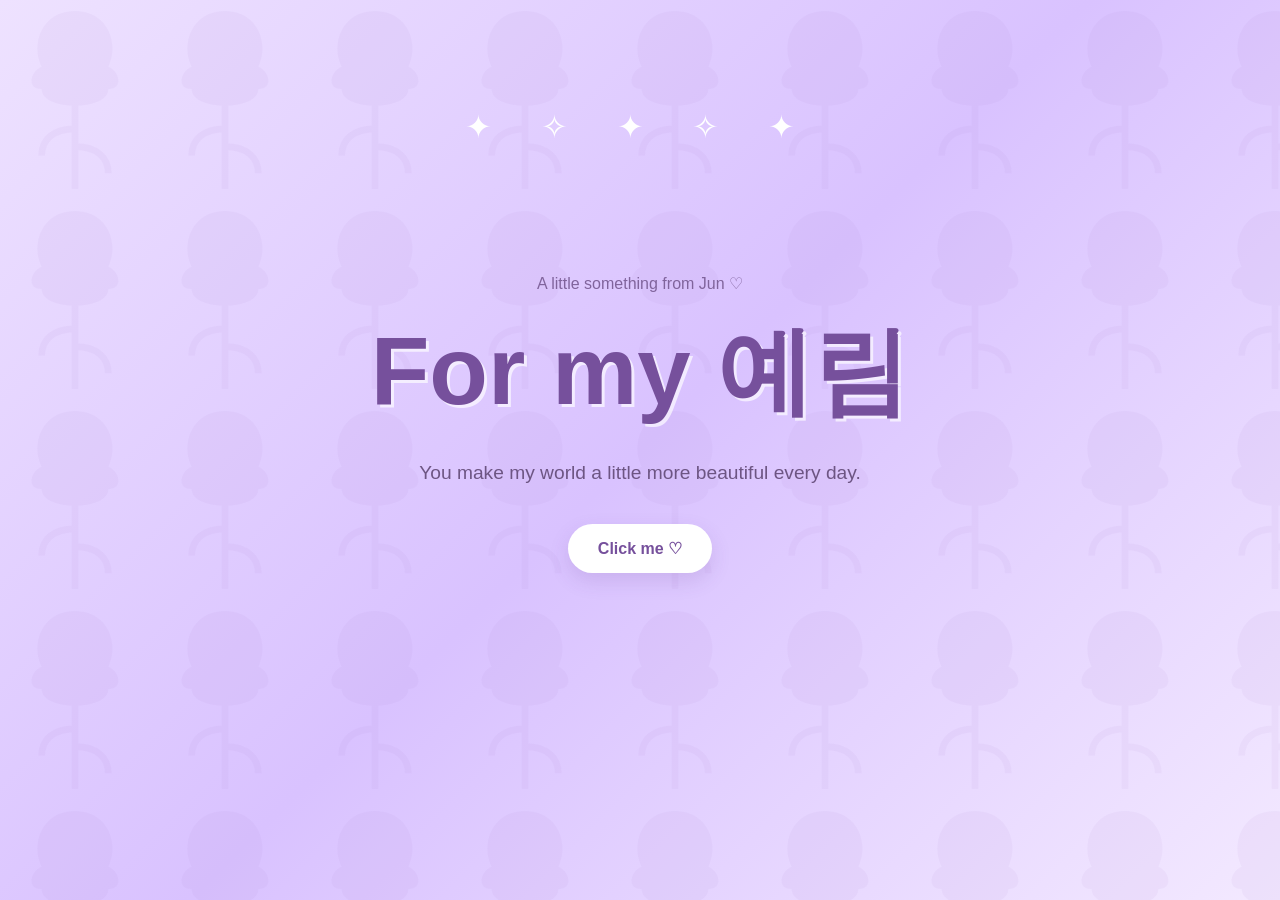
<file: index.html>
<!DOCTYPE html>
<html lang="en">

<head>
    <meta charset="UTF-8">
    <meta name="viewport" content="width=device-width, initial-scale=1.0">

    <title>For 예림 💜</title>

    <link rel="stylesheet" href="style.css">
</head>

<body>

    <!-- Floating background hearts -->
    <div class="floating-hearts">
        <span>♡</span>
        <span>♡</span>
        <span>♡</span>
        <span>♡</span>
        <span>♡</span>
        <span>♡</span>
    </div>

    <main class="hero">

        <div class="sparkles">✦ ✧ ✦ ✧ ✦</div>

        <p class="small-text">A little something from Jun ♡</p>

        <h1>For my 예림</h1>

        <p class="subtitle">
            You make my world a little more beautiful every day.
        </p>

        <button id="loveButton">
            Click me ♡
        </button>

        <p id="secretMessage" class="secret-message">
            I love you, 예림. ♡
        </p>

        <a href="love-letter.html" id="enterButton" class="main-button hidden">
            Enter my little world ♡
        </a>

    </main>

    <script src="script.js"></script>

</body>
</html>
</file>
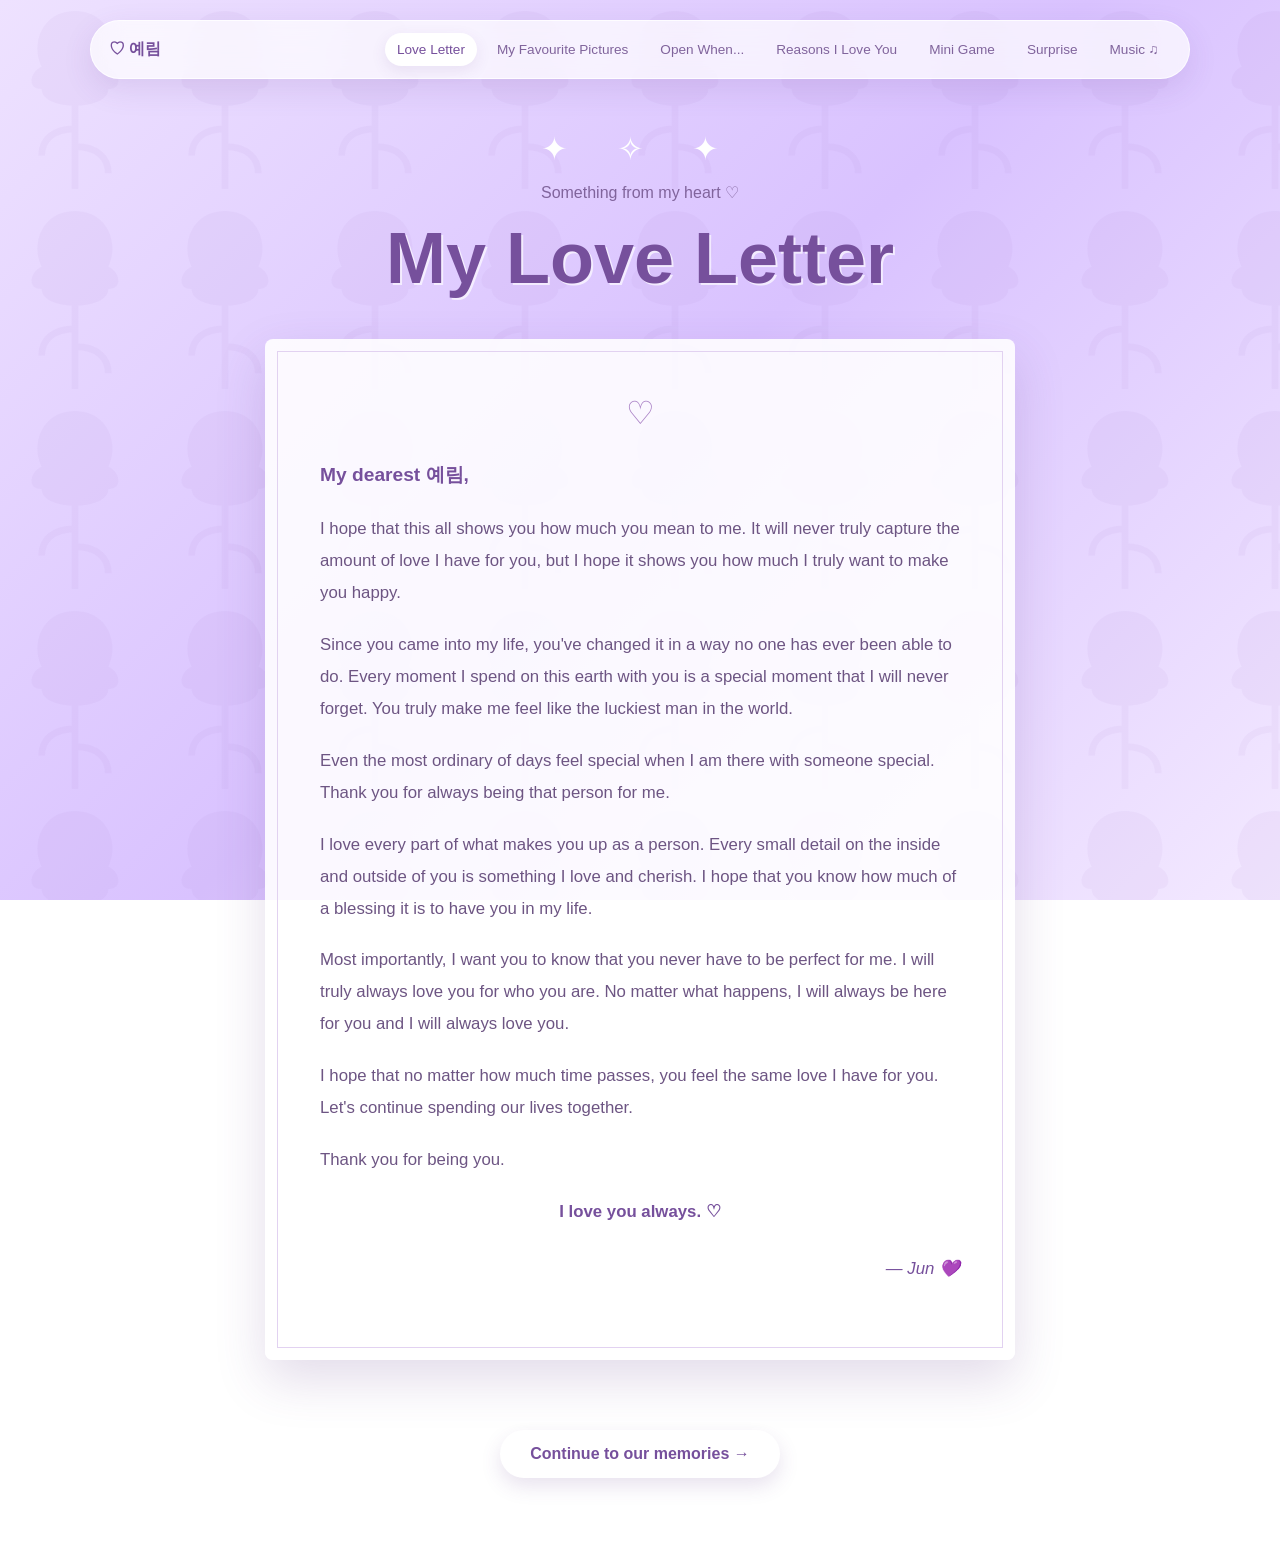
<file: love-letter.html>
<!DOCTYPE html>
<html lang="en">

<head>
    <meta charset="UTF-8">
    <meta name="viewport" content="width=device-width, initial-scale=1.0">

    <title>Love Letter 💌</title>

    <link rel="stylesheet" href="style.css">
</head>

<body>

    <div class="floating-hearts">
        <span>♡</span>
        <span>♡</span>
        <span>♡</span>
        <span>♡</span>
        <span>♡</span>
        <span>♡</span>
    </div>

    <nav class="navbar">

        <a href="index.html" class="nav-logo">♡ 예림</a>

        <div class="nav-links">
            <a href="love-letter.html" class="active">Love Letter</a>
            <a href="pictures.html">My Favourite Pictures</a>
            <a href="open-when.html">Open When...</a>
            <a href="reasons.html">Reasons I Love You</a>
            <a href="quiz.html">Mini Game</a>
            <a href="surprise.html">Surprise</a>
            <a href="music.html">Music ♫</a>
        </div>

    </nav>

    <main class="page">

        <div class="sparkles page-sparkles">✦ ✧ ✦</div>

        <p class="small-text">Something from my heart ♡</p>

        <h2>My Love Letter</h2>

        <div class="letter">

            <div class="letter-decoration">♡</div>

            <p class="letter-greeting">
                My dearest 예림,
            </p>

            <p>
                I hope that this all shows you how much you mean to me.
                It will never truly capture the amount of love I have for you,
                but I hope it shows you how much I truly want to make you happy.
            </p>

            <p>
                Since you came into my life, you've changed it in a way
                no one has ever been able to do. Every moment I spend on this 
                earth with you is a special moment that I will never forget. 
                You truly make me feel like the luckiest man in the world.
            </p>

            <p>
                Even the most ordinary of days feel special when I am there with someone special.
                Thank you for always being that person for me. 
            </p>

            <p>
                I love every part of what makes you up as a person.
                Every small detail on the inside and outside of you is something I love and cherish.
                I hope that you know how much of a blessing it is to have you in my life.

            <p>
                Most importantly, I want you to know that you never
                have to be perfect for me. I will truly always love you for who you are.
                No matter what happens, I will always be here for you and I will always love you.
                <strong></strong>
            </p>

            <p>
                I hope that no matter how much time passes, you feel 
                the same love I have for you. Let's continue spending our lives together.
            </p>

            <p>
                Thank you for being you.
            </p>

            <p class="letter-ending">
                I love you always. ♡
            </p>

            <p class="signature">
                — Jun 💜
            </p>

        </div>

        <a href="pictures.html" class="main-button">
            Continue to our memories →
        </a>

    </main>

    <script src="script.js"></script>

</body>
</html>
</file>
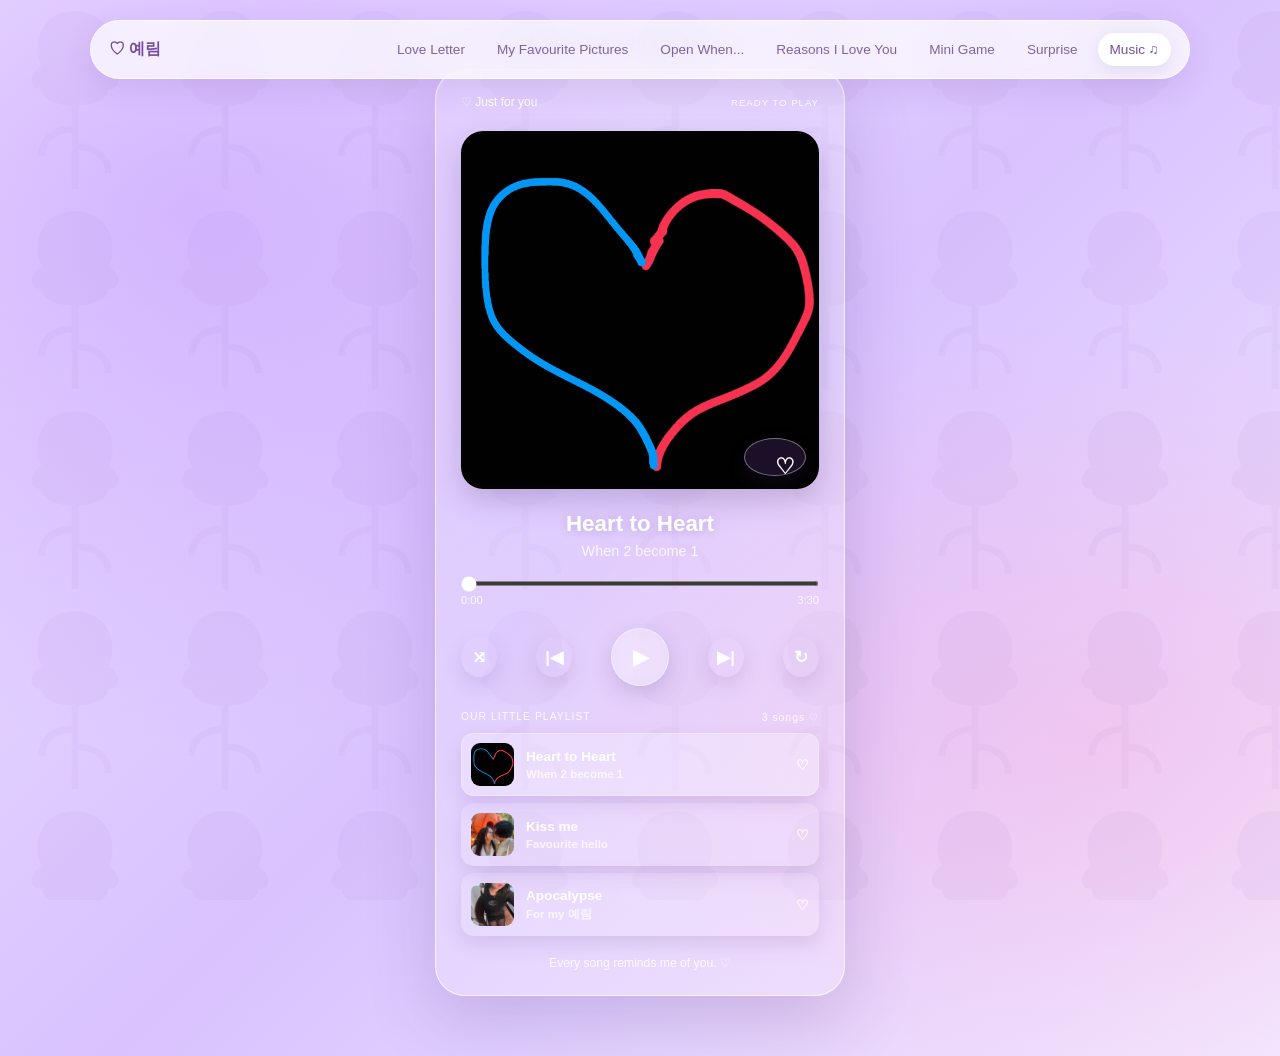
<file: music.html>
<!DOCTYPE html>
<html lang="en">

<head>
    <meta charset="UTF-8">
    <meta name="viewport" content="width=device-width, initial-scale=1.0">

    <title>Our Little Playlist ♡</title>

    <link rel="stylesheet" href="style.css">
</head>

<body class="music-home">

    <div class="floating-hearts">
        <span>♡</span>
        <span>♡</span>
        <span>♡</span>
        <span>♡</span>
        <span>♡</span>
        <span>♡</span>
    </div>

    <nav class="navbar">

        <a href="index.html" class="nav-logo">♡ 예림</a>

        <div class="nav-links">
            <a href="love-letter.html">Love Letter</a>
            <a href="pictures.html">My Favourite Pictures</a>
            <a href="open-when.html">Open When...</a>
            <a href="reasons.html">Reasons I Love You</a>
            <a href="quiz.html">Mini Game</a>
            <a href="surprise.html">Surprise</a>
            <a href="music.html" class="active">Music ♫</a>
        </div>

    </nav>

    <main class="music-page">

        <p class="music-intro">A little soundtrack for us ♡</p>

        <section class="music-player">

            <div class="player-top">
                <span>♡ Just for you</span>
                <span id="playingIndicator">READY TO PLAY</span>
            </div>

            <div class="album-frame">
                <img
                    id="albumCover"
                    src="song-cover-1.jpg"
                    alt="Album cover"
                >

                <button
                    id="favouriteButton"
                    class="favourite-button"
                    aria-label="Favourite this song"
                    aria-pressed="false"
                    type="button"
                >♡</button>
            </div>

            <div class="track-info">
                <h1 id="songTitle">Dreamscape</h1>
                <p id="songArtist">A song for you 💜</p>
            </div>

            <audio id="audioPlayer" preload="metadata"></audio>

            <div class="progress-section">

                <input
                    type="range"
                    id="progressBar"
                    min="0"
                    max="100"
                    value="0"
                    step="0.1"
                    aria-label="Song progress"
                >

                <div class="time-labels">
                    <span id="currentTime">0:00</span>
                    <span id="duration">0:00</span>
                </div>

            </div>

            <div class="playback-controls">

                <button
                    id="shuffleButton"
                    type="button"
                    aria-label="Shuffle songs"
                    aria-pressed="false"
                >⤨</button>

                <button
                    id="previousButton"
                    type="button"
                    aria-label="Previous song"
                >|◀</button>

                <button
                    id="playButton"
                    class="play-button"
                    type="button"
                    aria-label="Play music"
                >▶</button>

                <button
                    id="nextButton"
                    type="button"
                    aria-label="Next song"
                >▶|</button>

                <button
                    id="repeatButton"
                    type="button"
                    aria-label="Repeat current song"
                    aria-pressed="false"
                >↻</button>

            </div>

            <div class="playlist-heading">
                <span>OUR LITTLE PLAYLIST</span>
                <span id="trackCount">3 songs ♡</span>
            </div>

            <div id="playlist" class="playlist"></div>

            <p class="player-footer">
                Every song reminds me of you. ♡
            </p>

        </section>

    </main>

    <script src="script.js"></script>

</body>
</html>
</file>
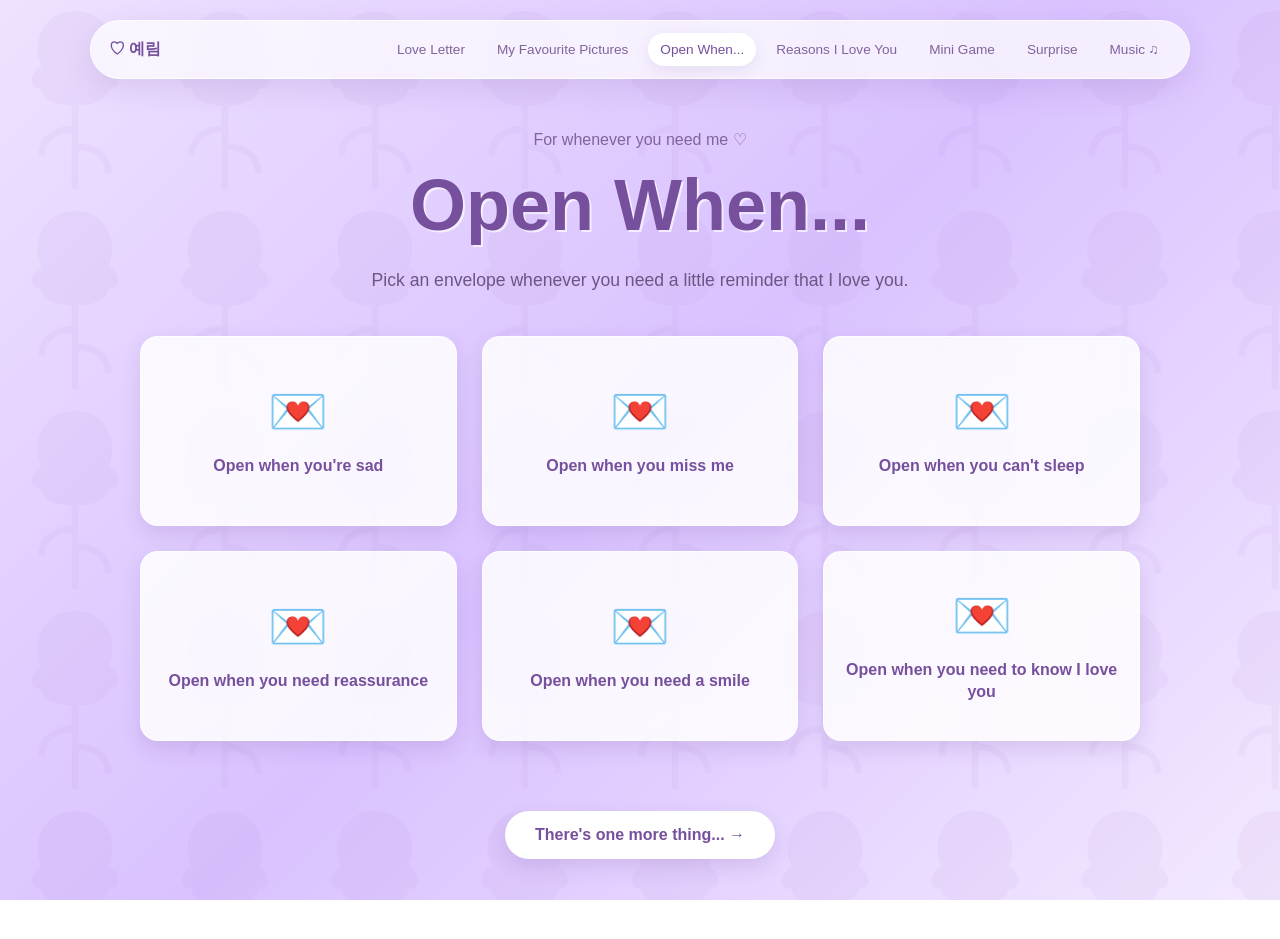
<file: open-when.html>
<!DOCTYPE html>
<html lang="en">

<head>
    <meta charset="UTF-8">
    <meta name="viewport" content="width=device-width, initial-scale=1.0">

    <title>Open When... 💌</title>

    <link rel="stylesheet" href="style.css">
</head>

<body>

    <div class="floating-hearts">
        <span>♡</span>
        <span>♡</span>
        <span>♡</span>
        <span>♡</span>
        <span>♡</span>
        <span>♡</span>
    </div>

    <nav class="navbar">

        <a href="index.html" class="nav-logo">♡ 예림</a>

        <div class="nav-links">
            <a href="love-letter.html">Love Letter</a>
            <a href="pictures.html">My Favourite Pictures</a>
            <a href="open-when.html" class="active">Open When...</a>
            <a href="reasons.html">Reasons I Love You</a>
            <a href="quiz.html">Mini Game</a>
            <a href="surprise.html">Surprise</a>
            <a href="music.html">Music ♫</a>
        </div>

    </nav>

    <main class="page">

        <p class="small-text">For whenever you need me ♡</p>

        <h2>Open When...</h2>

        <p class="page-subtitle">
            Pick an envelope whenever you need a little reminder
            that I love you.
        </p>

        <div class="envelope-grid">

            <button
                class="envelope"
                data-title="Open when you're sad"
                data-message="If you're reading this because you're sad, I wish I could make all that go away. You can always come to me no matter how you are feeling and I will always listen. I love you so much, 예림. Just know whatever you're going through, I'm in it with you. ♡">

                <span class="envelope-icon">💌</span>
                <span>Open when you're sad</span>

            </button>

            <button
                class="envelope"
                data-title="Open when you miss me"
                data-message="I miss you too. Even when we're apart, you're always the only thing I think about. Just think about all the times we were close and holding each other. I promise soon I'll make the time we spent apart all worth it. ♡">

                <span class="envelope-icon">💌</span>
                <span>Open when you miss me</span>

            </button>

            <button
                class="envelope"
                data-title="Open when you can't sleep"
                data-message="If you can't sleep, close your eyes and let me take care of you. Don't worry about anything else, be in the moment with me. Just me and you. Take a deep breath, and go to sleep knowing that I'm here for you and I love you more then anyone could ever love someone. Goodnight, my love. ♡">

                <span class="envelope-icon">💌</span>
                <span>Open when you can't sleep</span>

            </button>

            <button
                class="envelope"
                data-title="Open when you need reassurance"
                data-message="In case you ever need a reminder: You are the woman of my dreams and I love you so much. You mean so much to me, and no one else could ever take your place. Don't ever forget it because I am all yours, 예림. ♡">

                <span class="envelope-icon">💌</span>
                <span>Open when you need reassurance</span>

            </button>

            <button
                class="envelope"
                data-title="Open when you need a smile"
                data-message="How can a beautiful girl like you be frowning like that. Let me see that big pretty smile baby!. ♡">

                <span class="envelope-icon">💌</span>
                <span>Open when you need a smile</span>

            </button>

            <button
                class="envelope"
                data-title="Open when you need to know I love you"
                data-message="I love you. I love you no matter what the day is or how far apart we are. I love you simply because you're you and nothing will ever change that. So take this kiss as a token of my love MWAH. ♡">

                <span class="envelope-icon">💌</span>
                <span>Open when you need to know I love you</span>

            </button>

        </div>

        <a href="surprise.html" class="main-button">
            There's one more thing... →
        </a>

    </main>

    <!-- Letter popup -->

    <div id="letterModal" class="letter-modal">

        <div class="letter-popup">

            <button id="closeLetter" class="close-letter">
                ×
            </button>

            <div class="popup-heart">♡</div>

            <h3 id="letterTitle">
                Open when...
            </h3>

            <p id="letterMessage">
                Your message will appear here.
            </p>

            <div class="popup-signature">
                — Jun ♡
            </div>

        </div>

    </div>

    <script src="script.js"></script>

</body>
</html>
</file>
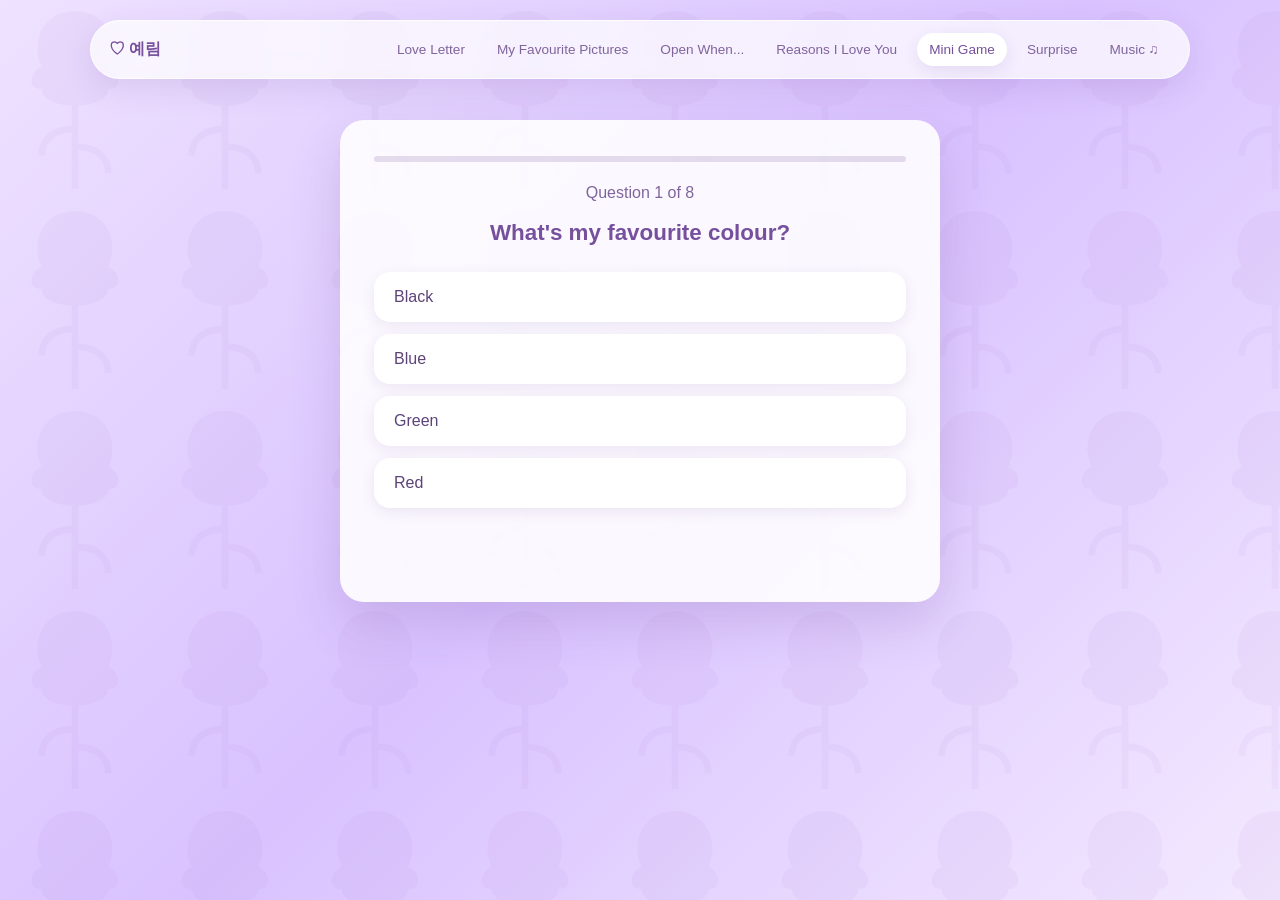
<file: quiz.html>
<!DOCTYPE html>
<html lang="en">

<head>
    <meta charset="UTF-8">
    <meta name="viewport" content="width=device-width, initial-scale=1.0">

    <title>How Well Do You Know Me? 💜</title>

    <link rel="stylesheet" href="style.css">
</head>

<body>

    <div class="floating-hearts">
        <span>♡</span>
        <span>♡</span>
        <span>♡</span>
        <span>♡</span>
        <span>♡</span>
        <span>♡</span>
    </div>

    <nav class="navbar">

        <a href="index.html" class="nav-logo">♡ 예림</a>

        <div class="nav-links">
            <a href="love-letter.html">Love Letter</a>
            <a href="pictures.html">My Favourite Pictures</a>
            <a href="open-when.html">Open When...</a>
            <a href="reasons.html">Reasons I Love You</a>
            <a href="quiz.html" class="active">Mini Game</a>
            <a href="surprise.html">Surprise</a>
            <a href="music.html">Music ♫</a>
        </div>

    </nav>

    <main class="page quiz-page">

        <section class="quiz-card">

            <div id="quizPlay">

                <div class="quiz-progress">
                    <div id="quizBar" class="quiz-progress-fill"></div>
                </div>

                <p id="quizCount" class="small-text"></p>

                <h3 id="quizQuestion" class="quiz-question"></h3>

                <div id="quizOptions" class="quiz-options"></div>

                <p id="quizFeedback" class="quiz-feedback"></p>

                <button id="quizNext" class="main-button quiz-next hidden">Next →</button>

            </div>

            <div id="quizResult" class="hidden">

                <p class="small-text">All done ♡</p>

                <h3 id="quizScore" class="quiz-score"></h3>

                <p id="quizMessage" class="quiz-message"></p>

                <button id="quizRestart" class="main-button quiz-next">Play again ♡</button>

            </div>

        </section>

    </main>

    <div id="confetti"></div>

    <script src="script.js"></script>

</body>
</html>
</file>
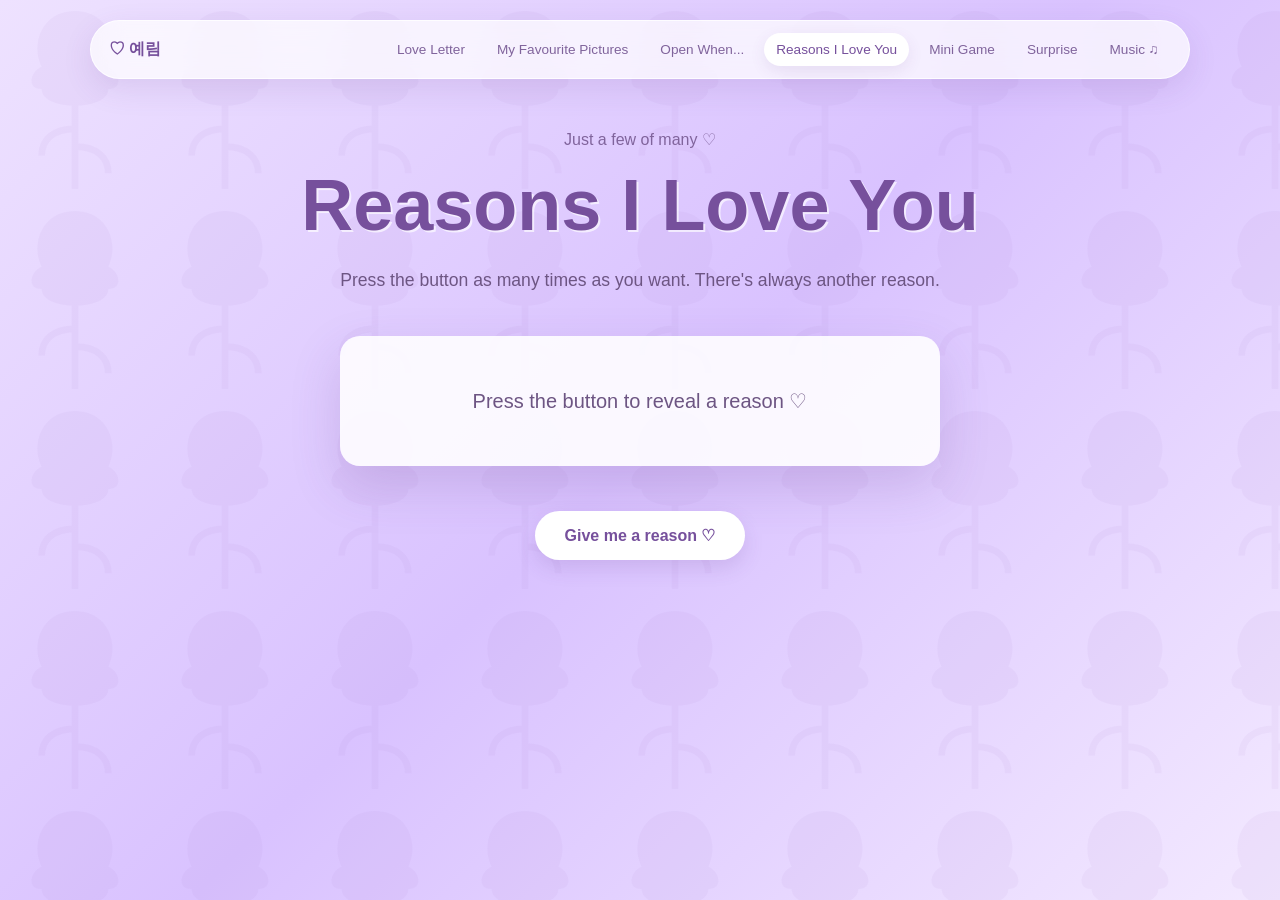
<file: reasons.html>
<!DOCTYPE html>
<html lang="en">

<head>
    <meta charset="UTF-8">
    <meta name="viewport" content="width=device-width, initial-scale=1.0">

    <title>Reasons I Love You 📸</title>

    <link rel="stylesheet" href="style.css">
</head>

<body>

    <div class="floating-hearts">
        <span>♡</span>
        <span>♡</span>
        <span>♡</span>
        <span>♡</span>
        <span>♡</span>
        <span>♡</span>
    </div>

    <nav class="navbar">

        <a href="index.html" class="nav-logo">♡ 예림</a>

        <div class="nav-links">
            <a href="love-letter.html">Love Letter</a>
            <a href="pictures.html">My Favourite Pictures</a>
            <a href="open-when.html">Open When...</a>
            <a href="reasons.html" class="active">Reasons I Love You</a>
            <a href="quiz.html">Mini Game</a>
            <a href="surprise.html">Surprise</a>
            <a href="music.html">Music ♫</a>
        </div>

    </nav>

    <main class="page">

        <p class="small-text">Just a few of many ♡</p>

        <h2>Reasons I Love You</h2>

        <p class="page-subtitle">
            Press the button as many times as you want. There's always another reason.
        </p>

        <div class="reason-box">
            <p id="reasonText" class="reason-text">Press the button to reveal a reason ♡</p>
        </div>

        <button id="reasonButton" class="main-button">
            Give me a reason ♡
        </button>

    </main>

    <script src="script.js"></script>

</body>
</html>
</file>
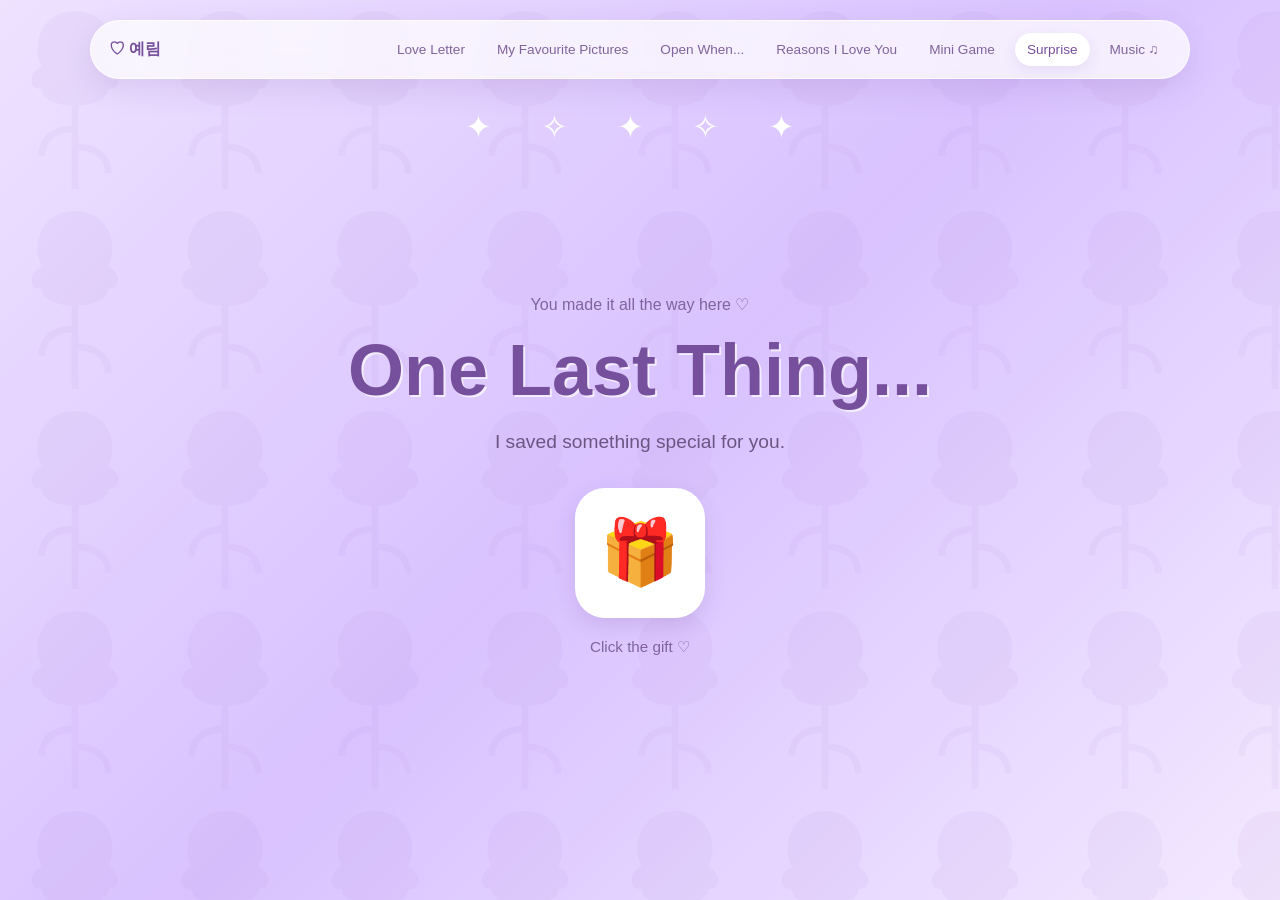
<file: surprise.html>
<!DOCTYPE html>
<html lang="en">

<head>
    <meta charset="UTF-8">
    <meta name="viewport" content="width=device-width, initial-scale=1.0">

    <title>Your Surprise 🎁</title>

    <link rel="stylesheet" href="style.css">
</head>

<body>

    <div id="confetti"></div>

    <div class="floating-hearts">
        <span>♡</span>
        <span>♡</span>
        <span>♡</span>
        <span>♡</span>
        <span>♡</span>
        <span>♡</span>
    </div>

    <nav class="navbar">

        <a href="index.html" class="nav-logo">♡ 예림</a>

        <div class="nav-links">
            <a href="love-letter.html">Love Letter</a>
            <a href="pictures.html">My Favourite Pictures</a>
            <a href="open-when.html">Open When...</a>
            <a href="reasons.html">Reasons I Love You</a>
            <a href="quiz.html">Mini Game</a>
            <a href="surprise.html" class="active">Surprise</a>
            <a href="music.html">Music ♫</a>
        </div>

    </nav>

    <main class="surprise-page">

        <div class="sparkles">✦ ✧ ✦ ✧ ✦</div>

        <p class="small-text">
            You made it all the way here ♡
        </p>

        <h2>One Last Thing...</h2>

        <p class="surprise-intro">
            I saved something special for you.
        </p>

        <button id="surpriseButton" class="gift-button">
            🎁
        </button>

        <p class="click-text">
            Click the gift ♡
        </p>

        <div id="surpriseMessage" class="surprise-message hidden">

            <div class="big-heart">
                ♥
            </div>

            <h3>
                I Love You, 예림
            </h3>

            <p>
                No matter where we are in our lives together, I will always love you and try my best to make you the happiest girl ever.
            </p>

            <p>
                This website could never capture the true love I feel for you, but
                I hope it shows even the smallest amount of love I have for you. 
            </p>

            <p class="final-message">
                You're my favourite person. ♡
            </p>

            <div class="infinite-love">
                ∞
            </div>

            <p class="signature">
                Forever yours,<br>
                Jun ♡
            </p>

        </div>

    </main>

    <script src="script.js"></script>

</body>
</html>
</file>
<file: style.css>
/* =========================================================
   GENERAL
========================================================= */

* {
    margin: 0;
    padding: 0;
    box-sizing: border-box;
}

html {
    scroll-behavior: smooth;
}

body {
    min-height: 100vh;

    font-family: "Arial", sans-serif;

    background:
        linear-gradient(
            135deg,
            #eee2ff,
            #d9c2ff,
            #f3e9ff
        );

    background-attachment: fixed;

    color: #5c4378;

    overflow-x: hidden;
}


/* =========================================================
   REASONS PAGE
========================================================= */

.reason-box {
    max-width: 600px;

    min-height: 130px;

    margin: 30px auto 15px;

    padding: 40px 45px;

    display: flex;

    align-items: center;

    justify-content: center;

    background: rgba(255, 255, 255, 0.88);

    border-radius: 20px;

    box-shadow:
        0 20px 50px rgba(100, 60, 140, 0.18);
}

.reason-text {
    font-size: 1.25rem;

    line-height: 1.7;

    color: #6d5583;
}

.reason-text.pop {
    animation: reasonPop 0.4s ease;
}

@keyframes reasonPop {

    from {
        opacity: 0;

        transform:
            translateY(8px)
            scale(0.97);
    }

    to {
        opacity: 1;

        transform:
            translateY(0)
            scale(1);
    }
}

.reason-counter {
    margin-top: 5px;

    font-size: 0.85rem;

    color: #9a7fb5;
}


/* =========================================================
   TULIP BACKGROUND PATTERN
========================================================= */

body::before {
    content: "";

    position: fixed;

    inset: 0;

    z-index: 0;

    pointer-events: none;

    opacity: 0.07;

    background-image: url("data:image/svg+xml,%3Csvg xmlns='http://www.w3.org/2000/svg' width='60' height='90' viewBox='0 0 60 90'%3E%3Cpath d='M30 5 C15 5 10 20 15 30 C10 32 8 40 15 40 C15 50 45 50 45 40 C52 40 50 32 45 30 C50 20 45 5 30 5 Z' fill='%23a980c5'/%3E%3Cline x1='30' y1='40' x2='30' y2='85' stroke='%23a980c5' stroke-width='3'/%3E%3Cpath d='M30 58 C20 58 15 63 15 70' stroke='%23a980c5' stroke-width='3' fill='none'/%3E%3Cpath d='M30 66 C40 66 45 71 45 78' stroke='%23a980c5' stroke-width='3' fill='none'/%3E%3C/svg%3E");

    background-repeat: repeat;

    background-size: 150px 200px;
}


/* =========================================================
   PAGE TRANSITIONS
========================================================= */

/* Fade in every top-level element except the navbar, so the
   nav bar stays visible the whole time */
body > *:not(.navbar) {
    opacity: 0;
    animation: fadeIn 0.5s ease forwards;
}

body.fade-out > *:not(.navbar) {
    animation: fadeOut 0.4s ease forwards;
}

@keyframes fadeIn {
    from { opacity: 0; }
    to { opacity: 1; }
}

@keyframes fadeOut {
    from { opacity: 1; }
    to { opacity: 0; }
}


/* =========================================================
   TYPOGRAPHY
========================================================= */

h1,
h2,
h3,
p {
    position: relative;
    z-index: 2;
}

h1 {
    font-size: clamp(3rem, 10vw, 6rem);

    color: #76509c;

    margin-bottom: 20px;

    text-shadow:
        3px 3px 0px #ffffffaa;
}

h2 {
    font-size: clamp(2.5rem, 7vw, 4.5rem);

    color: #76509c;

    margin-bottom: 20px;

    text-shadow:
        2px 2px 0px #ffffffaa;
}

h3 {
    color: #76509c;
}

.small-text {
    font-size: 1rem;

    margin-bottom: 15px;

    color: #80649c;
}

.subtitle {
    max-width: 500px;

    font-size: 1.2rem;

    line-height: 1.6;

    color: #6d5583;

    margin-bottom: 35px;
}

.page-subtitle {
    max-width: 650px;

    margin: 0 auto 40px;

    line-height: 1.7;

    font-size: 1.1rem;

    color: #6d5583;
}


/* =========================================================
   NAVIGATION
========================================================= */

.navbar {
    position: fixed;

    top: 20px;
    left: 50%;

    transform: translateX(-50%);

    width: calc(100% - 40px);

    max-width: 1100px;

    padding: 12px 18px;

    background: rgba(255, 255, 255, 0.72);

    backdrop-filter: blur(15px);

    -webkit-backdrop-filter: blur(15px);

    border: 1px solid rgba(255, 255, 255, 0.8);

    border-radius: 50px;

    box-shadow:
        0 10px 30px rgba(100, 60, 140, 0.12);

    display: flex;

    align-items: center;

    justify-content: space-between;

    z-index: 100;
}

.nav-logo {
    color: #76509c;

    text-decoration: none;

    font-weight: bold;

    white-space: nowrap;

    transition: 0.3s;
}

.nav-logo:hover {
    transform: scale(1.05);
}

.nav-links {
    display: flex;

    align-items: center;

    gap: 8px;
}

.nav-links a {
    text-decoration: none;

    color: #80649c;

    font-size: 0.85rem;

    padding: 9px 12px;

    border-radius: 30px;

    transition: all 0.3s ease;
}

.nav-links a:hover,
.nav-links a.active {
    background: #ffffff;

    color: #76509c;

    box-shadow:
        0 5px 15px rgba(100, 60, 140, 0.1);
}


/* =========================================================
   HERO / HOME
========================================================= */

.hero {
    min-height: 100vh;

    display: flex;

    flex-direction: column;

    justify-content: center;

    align-items: center;

    text-align: center;

    padding: 30px;

    position: relative;

    z-index: 2;
}


/* =========================================================
   BUTTONS
========================================================= */

button,
.main-button {
    border: none;

    padding: 15px 30px;

    border-radius: 50px;

    background: #ffffff;

    color: #76509c;

    font-size: 1rem;

    font-weight: bold;

    cursor: pointer;

    box-shadow:
        0 8px 20px rgba(100, 60, 140, 0.15);

    transition: all 0.3s ease;

    text-decoration: none;

    display: inline-block;
}

button:hover,
.main-button:hover {
    transform: translateY(-4px) scale(1.05);

    box-shadow:
        0 12px 25px rgba(100, 60, 140, 0.25);
}

.main-button {
    margin-top: 30px;
}


/* =========================================================
   SECRET MESSAGE
========================================================= */

.secret-message {
    margin-top: 25px;

    font-size: 1.3rem;

    opacity: 0;

    transform: translateY(10px);

    transition: all 0.5s ease;
}

.secret-message.show {
    opacity: 1;

    transform: translateY(0);
}


/* =========================================================
   HIDDEN ELEMENT
========================================================= */

.hidden {
    display: none !important;
}


/* =========================================================
   SPARKLES
========================================================= */

.sparkles {
    position: absolute;

    top: 12%;

    font-size: 2rem;

    color: #ffffff;

    letter-spacing: 20px;

    animation: sparkle 2s infinite alternate;

    pointer-events: none;
}

.page-sparkles {
    position: relative;

    top: auto;

    margin-bottom: 15px;
}

@keyframes sparkle {

    from {
        opacity: 0.4;

        transform: scale(0.9);
    }

    to {
        opacity: 1;

        transform: scale(1.1);
    }

}


/* =========================================================
   FLOATING HEARTS
========================================================= */

.floating-hearts {
    position: fixed;

    inset: 0;

    pointer-events: none;

    overflow: hidden;

    z-index: 0;
}

.floating-hearts span {
    position: absolute;

    bottom: -50px;

    color: rgba(255, 255, 255, 0.55);

    font-size: 25px;

    animation: floatHeart linear infinite;
}

.floating-hearts span:nth-child(1) {
    left: 10%;
    animation-duration: 12s;
    animation-delay: 1s;
}

.floating-hearts span:nth-child(2) {
    left: 25%;
    animation-duration: 15s;
    animation-delay: 4s;
}

.floating-hearts span:nth-child(3) {
    left: 45%;
    animation-duration: 11s;
    animation-delay: 2s;
}

.floating-hearts span:nth-child(4) {
    left: 65%;
    animation-duration: 14s;
    animation-delay: 5s;
}

.floating-hearts span:nth-child(5) {
    left: 80%;
    animation-duration: 13s;
    animation-delay: 3s;
}

.floating-hearts span:nth-child(6) {
    left: 90%;
    animation-duration: 16s;
    animation-delay: 7s;
}

@keyframes floatHeart {

    0% {
        transform:
            translateY(0)
            rotate(0deg);

        opacity: 0;
    }

    15% {
        opacity: 0.6;
    }

    100% {
        transform:
            translateY(-110vh)
            rotate(360deg);

        opacity: 0;
    }
}


/* =========================================================
   PAGE CONTAINER
========================================================= */

.page {
    min-height: 100vh;

    padding:
        130px
        30px
        80px;

    text-align: center;

    position: relative;

    z-index: 2;
}


/* =========================================================
   LOVE LETTER
========================================================= */

.letter {
    width: 100%;

    max-width: 750px;

    margin: 40px auto;

    padding: 55px;

    background:
        rgba(255, 255, 255, 0.88);

    border-radius: 8px;

    box-shadow:
        0 20px 50px rgba(100, 60, 140, 0.18);

    text-align: left;

    position: relative;

    animation: letterAppear 0.8s ease;
}

@keyframes letterAppear {

    from {
        opacity: 0;

        transform:
            translateY(30px);
    }

    to {
        opacity: 1;

        transform:
            translateY(0);
    }
}

.letter::before {
    content: "";

    position: absolute;

    inset: 12px;

    border: 1px solid #e2d2f1;

    pointer-events: none;
}

.letter-decoration {
    text-align: center;

    color: #a980c5;

    font-size: 2rem;

    margin-bottom: 25px;
}

.letter p {
    line-height: 1.9;

    font-size: 1.05rem;

    margin-bottom: 20px;

    color: #6d5583;
}

.letter-greeting {
    font-weight: bold;

    font-size: 1.2rem !important;

    color: #76509c !important;
}

.letter-ending {
    text-align: center;

    color: #76509c !important;

    font-weight: bold;
}

.signature {
    text-align: right;

    font-style: italic;

    color: #76509c !important;

    margin-top: 25px;
}


/* =========================================================
   PHOTO GALLERY
========================================================= */

.photo-grid {
    max-width: 1100px;

    margin: 0 auto 40px;

    display: grid;

    grid-template-columns:
        repeat(3, 1fr);

    gap: 35px;

    align-items: center;
}

.photo-card {
    background: #ffffff;

    padding: 12px 12px 20px;

    border-radius: 5px;

    box-shadow:
        0 15px 35px rgba(100, 60, 140, 0.16);

    transition:
        transform 0.35s ease,
        box-shadow 0.35s ease;

    cursor: pointer;
}

.photo-card:hover {
    transform:
        translateY(-10px)
        rotate(0deg)
        scale(1.03);

    box-shadow:
        0 25px 45px rgba(100, 60, 140, 0.22);
}

.photo-card img {
    width: 100%;

    aspect-ratio: 1 / 1;

    object-fit: cover;

    display: block;

    border-radius: 3px;
}

.photo-caption {
    padding: 15px 5px 0;
}

.photo-caption h3 {
    margin-bottom: 7px;

    font-size: 1.05rem;
}

.photo-caption p {
    font-size: 0.9rem;

    line-height: 1.5;

    color: #80649c;
}

.tilted-left {
    transform: rotate(-2deg);
}

.tilted-right {
    transform: rotate(2deg);
}


/* =========================================================
   IMAGE MODAL
========================================================= */

.image-modal {
    position: fixed;

    inset: 0;

    background: rgba(70, 40, 90, 0.75);

    backdrop-filter: blur(8px);

    display: none;

    align-items: center;

    justify-content: center;

    padding: 30px;

    z-index: 500;
}

.image-modal.show {
    display: flex;
}

.image-modal img {
    max-width: 90vw;

    max-height: 85vh;

    object-fit: contain;

    border-radius: 10px;

    box-shadow:
        0 20px 60px rgba(0, 0, 0, 0.3);

    animation: imageAppear 0.3s ease;
}

@keyframes imageAppear {

    from {
        transform: scale(0.85);

        opacity: 0;
    }

    to {
        transform: scale(1);

        opacity: 1;
    }
}

.close-modal {
    position: absolute;

    top: 25px;

    right: 30px;

    width: 45px;

    height: 45px;

    padding: 0;

    font-size: 2rem;

    line-height: 45px;
}


/* =========================================================
   OPEN WHEN
========================================================= */

.envelope-grid {
    max-width: 1000px;

    margin: 40px auto;

    display: grid;

    grid-template-columns:
        repeat(3, 1fr);

    gap: 25px;
}

.envelope {
    min-height: 190px;

    padding: 25px 20px;

    border-radius: 18px;

    display: flex;

    flex-direction: column;

    justify-content: center;

    align-items: center;

    gap: 15px;

    background:
        rgba(255, 255, 255, 0.85);

    border:
        1px solid rgba(255, 255, 255, 0.8);
}

.envelope-icon {
    font-size: 3rem;

    transition:
        transform 0.3s ease;
}

.envelope:hover .envelope-icon {
    transform:
        rotate(-8deg)
        scale(1.15);
}

.envelope span:last-child {
    color: #76509c;

    line-height: 1.4;
}


/* =========================================================
   LETTER POPUP
========================================================= */

.letter-modal {
    position: fixed;

    inset: 0;

    background:
        rgba(70, 40, 90, 0.65);

    backdrop-filter: blur(8px);

    display: none;

    align-items: center;

    justify-content: center;

    padding: 25px;

    z-index: 400;
}

.letter-modal.show {
    display: flex;
}

.letter-popup {
    width: 100%;

    max-width: 600px;

    background: #ffffff;

    border-radius: 15px;

    padding: 50px 45px;

    text-align: center;

    position: relative;

    box-shadow:
        0 25px 70px rgba(50, 20, 70, 0.3);

    animation: popupAppear 0.4s ease;
}

@keyframes popupAppear {

    from {
        opacity: 0;

        transform:
            scale(0.8)
            translateY(20px);
    }

    to {
        opacity: 1;

        transform:
            scale(1)
            translateY(0);
    }
}

.close-letter {
    position: absolute;

    top: 15px;

    right: 20px;

    width: 40px;

    height: 40px;

    padding: 0;

    font-size: 1.7rem;
}

.popup-heart {
    color: #a980c5;

    font-size: 3rem;

    margin-bottom: 10px;
}

.letter-popup h3 {
    font-size: 1.8rem;

    margin-bottom: 25px;
}

.letter-popup p {
    line-height: 1.8;

    font-size: 1.05rem;

    color: #6d5583;
}

.popup-signature {
    margin-top: 25px;

    color: #76509c;

    font-style: italic;
}


/* =========================================================
   SURPRISE PAGE
========================================================= */

.surprise-page {
    min-height: 100vh;

    padding:
        130px
        30px
        80px;

    display: flex;

    flex-direction: column;

    align-items: center;

    justify-content: center;

    text-align: center;

    position: relative;

    z-index: 2;
}

.surprise-intro {
    font-size: 1.2rem;

    margin-bottom: 35px;

    color: #6d5583;
}

.gift-button {
    width: 130px;

    height: 130px;

    border-radius: 30px;

    padding: 0;

    font-size: 4rem;

    animation:
        giftFloat 2s ease-in-out infinite;
}

.gift-button:hover {
    transform:
        translateY(-8px)
        scale(1.08);
}

@keyframes giftFloat {

    0%,
    100% {
        transform: translateY(0);
    }

    50% {
        transform: translateY(-10px);
    }
}

.click-text {
    margin-top: 20px;

    color: #80649c;

    font-size: 0.95rem;
}

.surprise-message {
    max-width: 650px;

    margin-top: 40px;

    padding: 45px 35px;

    background:
        rgba(255, 255, 255, 0.9);

    border-radius: 25px;

    box-shadow:
        0 25px 60px rgba(100, 60, 140, 0.2);

    animation:
        surpriseAppear 0.8s ease;
}

@keyframes surpriseAppear {

    from {
        opacity: 0;

        transform:
            scale(0.7)
            translateY(40px);
    }

    to {
        opacity: 1;

        transform:
            scale(1)
            translateY(0);
    }
}

.big-heart {
    font-size: 5rem;

    color: #a980c5;

    animation:
        heartbeat 1.4s infinite;
}

@keyframes heartbeat {

    0%,
    100% {
        transform: scale(1);
    }

    50% {
        transform: scale(1.15);
    }
}

.surprise-message h3 {
    font-size: 2.5rem;

    margin: 15px 0 20px;
}

.surprise-message p {
    line-height: 1.8;

    color: #6d5583;

    margin-bottom: 15px;
}

.final-message {
    color: #76509c !important;

    font-weight: bold;

    font-size: 1.2rem;
}

.infinite-love {
    font-size: 4rem;

    color: #a980c5;

    margin: 15px;
}

.surprise-message .signature {
    text-align: center;
}


/* =========================================================
   CONFETTI
========================================================= */

.confetti-piece {
    position: fixed;

    width: 10px;

    height: 10px;

    top: -20px;

    z-index: 1000;

    pointer-events: none;

    animation:
        confettiFall 3s linear forwards;
}

@keyframes confettiFall {

    0% {
        transform:
            translateY(0)
            rotate(0deg);

        opacity: 1;
    }

    100% {
        transform:
            translateY(110vh)
            rotate(720deg);

        opacity: 0;
    }
}


/* =========================================================
   MOBILE
========================================================= */

@media (max-width: 850px) {

    .navbar {
        width: calc(100% - 20px);

        border-radius: 20px;

        flex-direction: column;

        gap: 8px;

        padding: 12px;
    }

    .nav-links {
        width: 100%;

        justify-content: center;

        flex-wrap: wrap;
    }

    .nav-links a {
        font-size: 0.75rem;

        padding: 7px 9px;
    }

    .page {
        padding-top: 170px;
    }

    .surprise-page {
        padding-top: 170px;
    }

    .photo-grid {
        grid-template-columns:
            repeat(2, 1fr);

        gap: 20px;
    }

    .envelope-grid {
        grid-template-columns:
            repeat(2, 1fr);

        gap: 18px;
    }

    .letter {
        padding: 40px 25px;
    }
}


@media (max-width: 550px) {

    h1 {
        font-size: 3.2rem;
    }

    h2 {
        font-size: 2.6rem;
    }

    .subtitle {
        font-size: 1rem;
    }

    .photo-grid {
        grid-template-columns: 1fr;
    }

    .envelope-grid {
        grid-template-columns: 1fr;
    }

    .letter {
        padding: 35px 20px;
    }

    .letter p {
        font-size: 0.98rem;
    }

    .letter-popup {
        padding: 45px 25px;
    }

    .surprise-message {
        padding: 35px 22px;
    }

    .surprise-message h3 {
        font-size: 2rem;
    }
}
/* =========================================================
   MUSIC PLAYER — DREAMY PURPLE GLASS STYLE
========================================================= */

.music-home {
    min-height: 100vh;
    background:
        radial-gradient(ellipse at 15% 20%, rgba(190, 145, 255, 0.48), transparent 45%),
        radial-gradient(ellipse at 85% 70%, rgba(255, 160, 210, 0.32), transparent 40%),
        linear-gradient(135deg, #eee2ff, #d9c2ff, #f3e9ff);
}

.music-page {
    position: relative;
    z-index: 1;
    min-height: calc(100vh - 80px);
    padding: 35px 18px 60px;
    display: flex;
    flex-direction: column;
    align-items: center;
    justify-content: center;
}

.music-intro {
    color: #76509c;
    letter-spacing: 2px;
    font-size: 0.9rem;
    margin: 0 0 18px;
    text-align: center;
}

.music-player {
    width: 100%;
    max-width: 410px;
    padding: 25px;
    border: 1px solid rgba(255, 255, 255, 0.65);
    border-radius: 30px;
    background: rgba(255, 255, 255, 0.22);
    backdrop-filter: blur(24px);
    -webkit-backdrop-filter: blur(24px);
    box-shadow:
        0 25px 70px rgba(81, 48, 124, 0.2),
        inset 0 1px 0 rgba(255, 255, 255, 0.5);
    color: #fff;
}

.player-top {
    display: flex;
    justify-content: space-between;
    align-items: center;
    gap: 10px;
    margin-bottom: 22px;
    color: #fff;
    font-size: 0.75rem;
}

#playingIndicator {
    font-size: 0.6rem;
    letter-spacing: 1px;
    text-align: right;
}

.album-frame {
    width: 100%;
    aspect-ratio: 1 / 1;
    position: relative;
    overflow: hidden;
    border-radius: 22px;
    background: rgba(255, 255, 255, 0.18);
    box-shadow: 0 12px 30px rgba(53, 31, 85, 0.2);
}

.album-frame img {
    display: block;
    width: 100%;
    height: 100%;
    object-fit: cover;
    transition: opacity 0.25s ease;
}

.favourite-button {
    position: absolute;
    right: 13px;
    bottom: 13px;
    width: 38px;
    height: 38px;
    border: 1px solid rgba(255, 255, 255, 0.4);
    border-radius: 50%;
    background: rgba(68, 42, 100, 0.4);
    color: white;
    font-size: 1.35rem;
    cursor: pointer;
    backdrop-filter: blur(10px);
}

.favourite-button.is-favourite {
    color: #ff8db9;
    background: rgba(255, 255, 255, 0.3);
}

.track-info {
    text-align: center;
    margin: 22px 0;
}

.track-info h1 {
    margin: 0 0 6px;
    color: #fff;
    font-size: 1.4rem;
    overflow-wrap: anywhere;
    text-shadow: 0 2px 10px rgba(70, 40, 100, 0.2);
}

.track-info p {
    margin: 0;
    color: rgba(255, 255, 255, 0.85);
    font-size: 0.9rem;
}

.progress-section {
    margin-top: 18px;
}

#progressBar {
    width: 100%;
    height: 5px;
    display: block;
    accent-color: #fff;
    cursor: pointer;
}

.time-labels {
    display: flex;
    justify-content: space-between;
    margin-top: 8px;
    font-size: 0.7rem;
    color: rgba(255, 255, 255, 0.85);
    font-variant-numeric: tabular-nums;
}

.playback-controls {
    display: flex;
    align-items: center;
    justify-content: space-between;
    gap: 8px;
    margin: 22px 0 25px;
}

.playback-controls button {
    width: 36px;
    height: 40px;
    padding: 0;
    border: 0;
    border-radius: 50%;
    background: transparent;
    color: #fff;
    font-size: 1.05rem;
    cursor: pointer;
    transition: transform 0.2s ease, background 0.2s ease;
}

.playback-controls button:hover {
    transform: scale(1.12);
}

.playback-controls button.is-active {
    background: rgba(255, 255, 255, 0.3);
    color: #fff;
}

.playback-controls .play-button {
    width: 58px;
    height: 58px;
    flex-shrink: 0;
    border: 1px solid rgba(255, 255, 255, 0.4);
    border-radius: 50%;
    background: rgba(255, 255, 255, 0.22);
    box-shadow: 0 8px 22px rgba(73, 43, 109, 0.18);
    font-size: 1.25rem;
    backdrop-filter: blur(10px);
}

.playlist-heading {
    display: flex;
    justify-content: space-between;
    gap: 10px;
    margin-bottom: 10px;
    font-size: 0.65rem;
    letter-spacing: 1px;
    color: rgba(255, 255, 255, 0.9);
}

.playlist {
    display: flex;
    flex-direction: column;
    gap: 7px;
}

.playlist-track {
    display: flex;
    align-items: center;
    gap: 12px;
    width: 100%;
    padding: 9px;
    text-align: left;
    border: 1px solid transparent;
    border-radius: 13px;
    background: rgba(255, 255, 255, 0.12);
    color: white;
    cursor: pointer;
    transition: background 0.2s ease;
}

.playlist-track:hover,
.playlist-track.active {
    border-color: rgba(255, 255, 255, 0.28);
    background: rgba(255, 255, 255, 0.25);
}

.playlist-track img {
    width: 43px;
    height: 43px;
    flex-shrink: 0;
    object-fit: cover;
    border-radius: 9px;
}

.playlist-track-details {
    display: flex;
    flex: 1;
    flex-direction: column;
    gap: 4px;
    min-width: 0;
}

.playlist-track-details strong {
    font-size: 0.85rem;
    font-weight: 600;
}

.playlist-track-details small {
    font-size: 0.72rem;
    color: rgba(255, 255, 255, 0.78);
}

.playlist-track-details strong,
.playlist-track-details small {
    overflow: hidden;
    text-overflow: ellipsis;
    white-space: nowrap;
}

.playlist-track .track-symbol {
    font-size: 0.9rem;
}

.player-footer {
    margin: 20px 0 0;
    text-align: center;
    font-size: 0.76rem;
    color: rgba(255, 255, 255, 0.88);
}

@media (max-width: 480px) {
    .music-page {
        padding: 25px 14px 40px;
    }

    .music-player {
        padding: 19px;
        border-radius: 25px;
    }

    .track-info h1 {
        font-size: 1.25rem;
    }

    .playback-controls {
        gap: 3px;
    }
}

/* =========================================================
   QUIZ
========================================================= */

.quiz-page {
    display: flex;
    justify-content: center;
    padding-top: 120px;
}

.quiz-card {
    width: 100%;
    max-width: 600px;
    height: fit-content;
    padding: 36px 34px 40px;

    background: rgba(255, 255, 255, 0.88);
    border-radius: 24px;
    box-shadow: 0 20px 50px rgba(100, 60, 140, 0.18);

    position: relative;
    z-index: 2;
}

.quiz-progress {
    height: 6px;
    border-radius: 6px;
    background: rgba(118, 80, 156, 0.18);
    overflow: hidden;
    margin-bottom: 22px;
}

.quiz-progress-fill {
    height: 100%;
    width: 0;
    border-radius: 6px;
    background: linear-gradient(90deg, #a980c5, #76509c);
    transition: width 0.4s ease;
}

.quiz-question {
    font-size: 1.4rem;
    line-height: 1.4;
    margin: 4px 0 24px;
}

.quiz-options {
    display: grid;
    gap: 12px;
}

.quiz-card .quiz-option {
    width: 100%;
    padding: 14px 18px;
    border: 2px solid transparent;
    border-radius: 16px;
    background: #ffffff;
    color: #5c4378;
    font-size: 1rem;
    font-weight: normal;
    text-align: left;
    box-shadow: 0 4px 14px rgba(100, 60, 140, 0.1);
}

.quiz-card .quiz-option:hover {
    transform: translateY(-2px);
    box-shadow: 0 8px 18px rgba(100, 60, 140, 0.16);
}

.quiz-card .quiz-option:disabled {
    cursor: default;
}

.quiz-card .quiz-option:disabled:hover {
    transform: none;
}

.quiz-card .quiz-option.correct {
    background: #efe3ff;
    border-color: #76509c;
    color: #76509c;
    font-weight: bold;
}

.quiz-card .quiz-option.wrong {
    background: #ffeaf2;
    border-color: #e5679b;
    color: #b0446f;
}

.quiz-feedback {
    min-height: 1.7em;
    margin: 20px 0 6px;
    line-height: 1.6;
    color: #6d5583;
}

.quiz-card .quiz-next {
    margin-top: 10px;
}

.quiz-score {
    font-size: 3rem;
    margin: 6px 0 12px;
}

.quiz-message {
    line-height: 1.7;
    color: #6d5583;
    margin-bottom: 10px;
}

@media (max-width: 850px) {
    .quiz-page {
        padding-top: 170px;
    }
}

@media (max-width: 550px) {
    .quiz-card {
        padding: 28px 20px 32px;
    }

    .quiz-question {
        font-size: 1.2rem;
    }
}
</file>
